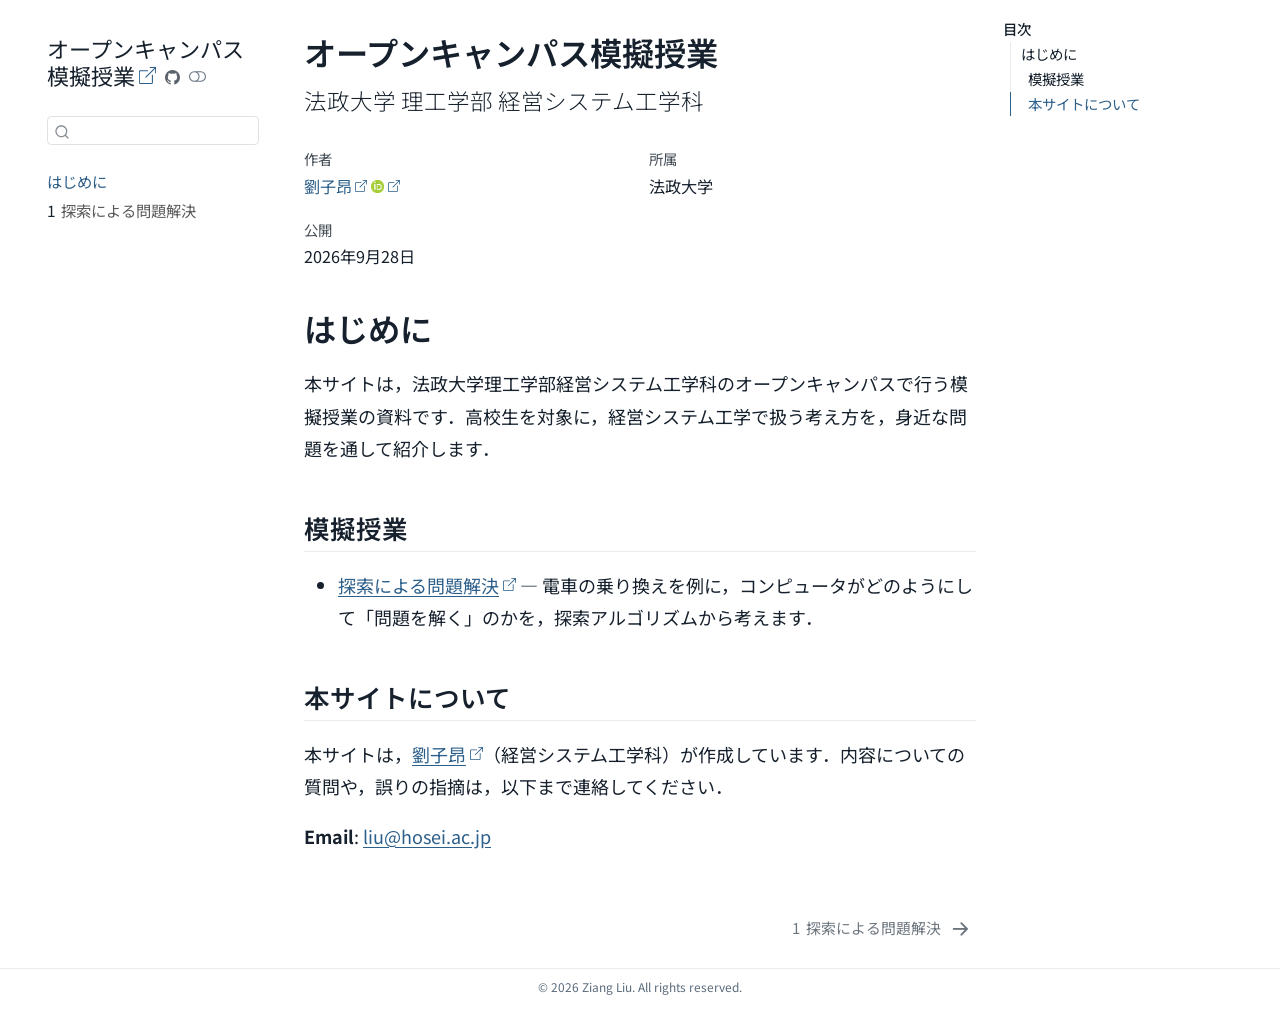
<file: index.html>
<!DOCTYPE html>
<html xmlns="http://www.w3.org/1999/xhtml" lang="ja" xml:lang="ja"><head>

<meta charset="utf-8">
<meta name="generator" content="quarto-1.9.38">

<meta name="viewport" content="width=device-width, initial-scale=1.0, user-scalable=yes">

<meta name="author" content="劉子昂">

<title>オープンキャンパス模擬授業</title>
<style>
/* Default styles provided by pandoc.
** See https://pandoc.org/MANUAL.html#variables-for-html for config info.
*/
code{white-space: pre-wrap;}
span.smallcaps{font-variant: small-caps;}
div.columns{display: flex; gap: min(4vw, 1.5em);}
div.column{flex: auto; overflow-x: auto;}
div.hanging-indent{margin-left: 1.5em; text-indent: -1.5em;}
ul.task-list{list-style: none;}
ul.task-list li input[type="checkbox"] {
  width: 0.8em;
  margin: 0 0.8em 0.2em -1em; /* quarto-specific, see https://github.com/quarto-dev/quarto-cli/issues/4556 */ 
  vertical-align: middle;
}
</style>


<script src="site_libs/quarto-nav/quarto-nav.js"></script>
<script src="site_libs/quarto-nav/headroom.min.js"></script>
<script src="site_libs/clipboard/clipboard.min.js"></script>
<script src="site_libs/quarto-search/autocomplete.umd.js"></script>
<script src="site_libs/quarto-search/fuse.min.js"></script>
<script src="site_libs/quarto-search/quarto-search.js"></script>
<meta name="quarto:offset" content="./">
<link href="./search.html" rel="next">
<script src="site_libs/quarto-html/quarto.js" type="module"></script>
<script src="site_libs/quarto-html/tabsets/tabsets.js" type="module"></script>
<script src="site_libs/quarto-html/popper.min.js"></script>
<script src="site_libs/quarto-html/tippy.umd.min.js"></script>
<script src="site_libs/quarto-html/anchor.min.js"></script>
<link href="site_libs/quarto-html/tippy.css" rel="stylesheet">
<link href="site_libs/quarto-html/quarto-syntax-highlighting-6a50bd621f08fdc5c26e43d254df0a90.css" rel="stylesheet" class="quarto-color-scheme" id="quarto-text-highlighting-styles">
<link href="site_libs/quarto-html/quarto-syntax-highlighting-dark-9bfc61b20ce54e18ae6b25bf56d136e1.css" rel="stylesheet" class="quarto-color-scheme quarto-color-alternate" id="quarto-text-highlighting-styles">
<link href="site_libs/quarto-html/quarto-syntax-highlighting-6a50bd621f08fdc5c26e43d254df0a90.css" rel="stylesheet" class="quarto-color-scheme-extra" id="quarto-text-highlighting-styles">
<script src="site_libs/bootstrap/bootstrap.min.js"></script>
<link href="site_libs/bootstrap/bootstrap-icons.css" rel="stylesheet">
<link href="site_libs/bootstrap/bootstrap-d56d08103422ad735ee87e14ffbc0d12.min.css" rel="stylesheet" append-hash="true" class="quarto-color-scheme" id="quarto-bootstrap" data-mode="light">
<link href="site_libs/bootstrap/bootstrap-dark-d3b6072a4ea4c4302c7e3843eefcf256.min.css" rel="stylesheet" append-hash="true" class="quarto-color-scheme quarto-color-alternate" id="quarto-bootstrap" data-mode="dark">
<link href="site_libs/bootstrap/bootstrap-d56d08103422ad735ee87e14ffbc0d12.min.css" rel="stylesheet" append-hash="true" class="quarto-color-scheme-extra" id="quarto-bootstrap" data-mode="light">
<script id="quarto-search-options" type="application/json">{
  "location": "sidebar",
  "copy-button": false,
  "collapse-after": 3,
  "panel-placement": "start",
  "type": "textbox",
  "limit": 50,
  "keyboard-shortcut": [
    "f",
    "/",
    "s"
  ],
  "show-item-context": false,
  "language": {
    "search-no-results-text": "一致なし",
    "search-matching-documents-text": "一致した文書",
    "search-copy-link-title": "検索へのリンクをコピー",
    "search-hide-matches-text": "追加の検索結果を非表示",
    "search-more-match-text": "追加の検索結果",
    "search-more-matches-text": "追加の検索結果",
    "search-clear-button-title": "消去",
    "search-text-placeholder": "",
    "search-detached-cancel-button-title": "取消",
    "search-submit-button-title": "検索",
    "search-label": "サーチ"
  }
}</script>
<style>html{ scroll-behavior: smooth; }</style>


<meta name="twitter:title" content="オープンキャンパス模擬授業">
<meta name="twitter:description" content="法政大学 理工学部 経営システム工学科">
<meta name="twitter:image" content="https://zi-ang-liu.github.io/jb-open-campus/[data-uri]">
<meta name="twitter:card" content="summary_large_image">
</head>

<body class="nav-sidebar floating quarto-light"><script id="quarto-html-before-body" type="application/javascript">
    const toggleBodyColorMode = (bsSheetEl) => {
      const mode = bsSheetEl.getAttribute("data-mode");
      const bodyEl = window.document.querySelector("body");
      if (mode === "dark") {
        bodyEl.classList.add("quarto-dark");
        bodyEl.classList.remove("quarto-light");
      } else {
        bodyEl.classList.add("quarto-light");
        bodyEl.classList.remove("quarto-dark");
      }
    }
    const toggleBodyColorPrimary = () => {
      const bsSheetEl = window.document.querySelector("link#quarto-bootstrap:not([rel=disabled-stylesheet])");
      if (bsSheetEl) {
        toggleBodyColorMode(bsSheetEl);
      }
    }
    const setColorSchemeToggle = (alternate) => {
      const toggles = window.document.querySelectorAll('.quarto-color-scheme-toggle');
      for (let i=0; i < toggles.length; i++) {
        const toggle = toggles[i];
        if (toggle) {
          if (alternate) {
            toggle.classList.add("alternate");
          } else {
            toggle.classList.remove("alternate");
          }
        }
      }
    };
    const toggleColorMode = (alternate) => {
      // Switch the stylesheets
      const primaryStylesheets = window.document.querySelectorAll('link.quarto-color-scheme:not(.quarto-color-alternate)');
      const alternateStylesheets = window.document.querySelectorAll('link.quarto-color-scheme.quarto-color-alternate');
      manageTransitions('#quarto-margin-sidebar .nav-link', false);
      if (alternate) {
        // note: dark is layered on light, we don't disable primary!
        enableStylesheet(alternateStylesheets);
        for (const sheetNode of alternateStylesheets) {
          if (sheetNode.id === "quarto-bootstrap") {
            toggleBodyColorMode(sheetNode);
          }
        }
      } else {
        disableStylesheet(alternateStylesheets);
        enableStylesheet(primaryStylesheets)
        toggleBodyColorPrimary();
      }
      manageTransitions('#quarto-margin-sidebar .nav-link', true);
      // Switch the toggles
      setColorSchemeToggle(alternate)
      // Hack to workaround the fact that safari doesn't
      // properly recolor the scrollbar when toggling (#1455)
      if (navigator.userAgent.indexOf('Safari') > 0 && navigator.userAgent.indexOf('Chrome') == -1) {
        manageTransitions("body", false);
        window.scrollTo(0, 1);
        setTimeout(() => {
          window.scrollTo(0, 0);
          manageTransitions("body", true);
        }, 40);
      }
    }
    const disableStylesheet = (stylesheets) => {
      for (let i=0; i < stylesheets.length; i++) {
        const stylesheet = stylesheets[i];
        stylesheet.rel = 'disabled-stylesheet';
      }
    }
    const enableStylesheet = (stylesheets) => {
      for (let i=0; i < stylesheets.length; i++) {
        const stylesheet = stylesheets[i];
        if(stylesheet.rel !== 'stylesheet') { // for Chrome, which will still FOUC without this check
          stylesheet.rel = 'stylesheet';
        }
      }
    }
    const manageTransitions = (selector, allowTransitions) => {
      const els = window.document.querySelectorAll(selector);
      for (let i=0; i < els.length; i++) {
        const el = els[i];
        if (allowTransitions) {
          el.classList.remove('notransition');
        } else {
          el.classList.add('notransition');
        }
      }
    }
    const isFileUrl = () => {
      return window.location.protocol === 'file:';
    }
    const hasAlternateSentinel = () => {
      let styleSentinel = getColorSchemeSentinel();
      if (styleSentinel !== null) {
        return styleSentinel === "alternate";
      } else {
        return false;
      }
    }
    const setStyleSentinel = (alternate) => {
      const value = alternate ? "alternate" : "default";
      if (!isFileUrl()) {
        window.localStorage.setItem("quarto-color-scheme", value);
      } else {
        localAlternateSentinel = value;
      }
    }
    const getColorSchemeSentinel = () => {
      if (!isFileUrl()) {
        const storageValue = window.localStorage.getItem("quarto-color-scheme");
        return storageValue != null ? storageValue : localAlternateSentinel;
      } else {
        return localAlternateSentinel;
      }
    }
    const toggleGiscusIfUsed = (isAlternate, darkModeDefault) => {
      const baseTheme = document.querySelector('#giscus-base-theme')?.value ?? 'light';
      const alternateTheme = document.querySelector('#giscus-alt-theme')?.value ?? 'dark';
      let newTheme = '';
      if(authorPrefersDark) {
        newTheme = isAlternate ? baseTheme : alternateTheme;
      } else {
        newTheme = isAlternate ? alternateTheme : baseTheme;
      }
      const changeGiscusTheme = () => {
        // From: https://github.com/giscus/giscus/issues/336
        const sendMessage = (message) => {
          const iframe = document.querySelector('iframe.giscus-frame');
          if (!iframe) return;
          iframe.contentWindow.postMessage({ giscus: message }, 'https://giscus.app');
        }
        sendMessage({
          setConfig: {
            theme: newTheme
          }
        });
      }
      const isGiscussLoaded = window.document.querySelector('iframe.giscus-frame') !== null;
      if (isGiscussLoaded) {
        changeGiscusTheme();
      }
    };
    const authorPrefersDark = false;
    const darkModeDefault = authorPrefersDark;
      document.querySelector('link#quarto-text-highlighting-styles.quarto-color-scheme-extra').rel = 'disabled-stylesheet';
      document.querySelector('link#quarto-bootstrap.quarto-color-scheme-extra').rel = 'disabled-stylesheet';
    let localAlternateSentinel = darkModeDefault ? 'alternate' : 'default';
    // Dark / light mode switch
    window.quartoToggleColorScheme = () => {
      // Read the current dark / light value
      let toAlternate = !hasAlternateSentinel();
      toggleColorMode(toAlternate);
      setStyleSentinel(toAlternate);
      toggleGiscusIfUsed(toAlternate, darkModeDefault);
      window.dispatchEvent(new Event('resize'));
    };
    // Switch to dark mode if need be
    if (hasAlternateSentinel()) {
      toggleColorMode(true);
    } else {
      toggleColorMode(false);
    }
  </script>

<div id="quarto-search-results"></div>
  <header id="quarto-header" class="headroom fixed-top">
  <nav class="quarto-secondary-nav">
    <div class="container-fluid d-flex">
      <button type="button" class="quarto-btn-toggle btn" data-bs-toggle="collapse" role="button" data-bs-target=".quarto-sidebar-collapse-item" aria-controls="quarto-sidebar" aria-expanded="false" aria-label="サイドバーを切り替える" onclick="if (window.quartoToggleHeadroom) { window.quartoToggleHeadroom(); }">
        <i class="bi bi-layout-text-sidebar-reverse"></i>
      </button>
        <nav class="quarto-page-breadcrumbs" aria-label="breadcrumb"><ol class="breadcrumb"><li class="breadcrumb-item"><a href="./index.html">はじめに</a></li></ol></nav>
        <a class="flex-grow-1" role="navigation" data-bs-toggle="collapse" data-bs-target=".quarto-sidebar-collapse-item" aria-controls="quarto-sidebar" aria-expanded="false" aria-label="サイドバーを切り替える" onclick="if (window.quartoToggleHeadroom) { window.quartoToggleHeadroom(); }">      
        </a>
      <button type="button" class="btn quarto-search-button" aria-label="サーチ" onclick="window.quartoOpenSearch();">
        <i class="bi bi-search"></i>
      </button>
    </div>
  </nav>
</header>
<!-- content -->
<div id="quarto-content" class="quarto-container page-columns page-rows-contents page-layout-article">
<!-- sidebar -->
  <nav id="quarto-sidebar" class="sidebar collapse collapse-horizontal quarto-sidebar-collapse-item sidebar-navigation floating overflow-auto">
    <div class="pt-lg-2 mt-2 text-left sidebar-header">
    <div class="sidebar-title mb-0 py-0">
      <a href="./">オープンキャンパス模擬授業</a> 
        <div class="sidebar-tools-main">
    <a href="https://github.com/zi-ang-liu/jb-open-campus" title="ソースコード" class="quarto-navigation-tool px-1" aria-label="ソースコード"><i class="bi bi-github"></i></a>
  <a href="" class="quarto-color-scheme-toggle quarto-navigation-tool  px-1" onclick="window.quartoToggleColorScheme(); return false;" title="ダークモードの切り替え"><i class="bi"></i></a>
</div>
    </div>
      </div>
        <div class="mt-2 flex-shrink-0 align-items-center">
        <div class="sidebar-search">
        <div id="quarto-search" class="" title="サーチ"></div>
        </div>
        </div>
    <div class="sidebar-menu-container"> 
    <ul class="list-unstyled mt-1">
        <li class="sidebar-item">
  <div class="sidebar-item-container"> 
  <a href="./index.html" class="sidebar-item-text sidebar-link active">
 <span class="menu-text">はじめに</span></a>
  </div>
</li>
        <li class="sidebar-item">
  <div class="sidebar-item-container"> 
  <a href="./search.html" class="sidebar-item-text sidebar-link">
 <span class="menu-text"><span class="chapter-number">1</span>&nbsp; <span class="chapter-title">探索による問題解決</span></span></a>
  </div>
</li>
    </ul>
    </div>
</nav>
<div id="quarto-sidebar-glass" class="quarto-sidebar-collapse-item" data-bs-toggle="collapse" data-bs-target=".quarto-sidebar-collapse-item"></div>
<!-- margin-sidebar -->
    <div id="quarto-margin-sidebar" class="sidebar margin-sidebar">
        <nav id="TOC" role="doc-toc" class="toc-active">
    <h2 id="toc-title">目次</h2>
   
  <ul>
  <li><a href="#はじめに" id="toc-はじめに" class="nav-link active" data-scroll-target="#はじめに">はじめに</a>
  <ul class="collapse">
  <li><a href="#模擬授業" id="toc-模擬授業" class="nav-link" data-scroll-target="#模擬授業">模擬授業</a></li>
  <li><a href="#本サイトについて" id="toc-本サイトについて" class="nav-link" data-scroll-target="#本サイトについて">本サイトについて</a></li>
  </ul></li>
  </ul>
</nav>
    </div>
<!-- main -->
<main class="content" id="quarto-document-content">


<header id="title-block-header" class="quarto-title-block default">
<div class="quarto-title">
<h1 class="title">オープンキャンパス模擬授業</h1>
<p class="subtitle lead">法政大学 理工学部 経営システム工学科</p>
</div>


<div class="quarto-title-meta-author">
  <div class="quarto-title-meta-heading">作者</div>
  <div class="quarto-title-meta-heading">所属</div>
  
    <div class="quarto-title-meta-contents">
    <p class="author"><a href="https://zi-ang-liu.github.io">劉子昂</a> <a href="https://orcid.org/0000-0002-1364-3502" class="quarto-title-author-orcid"> <img src="[data-uri]"></a></p>
  </div>
  <div class="quarto-title-meta-contents">
        <p class="affiliation">
            法政大学
          </p>
      </div>
  </div>

<div class="quarto-title-meta">

      
    <div>
    <div class="quarto-title-meta-heading">公開</div>
    <div class="quarto-title-meta-contents">
      <p class="date">2026年9月28日</p>
    </div>
  </div>
  
    
  </div>
  


</header>


<section id="はじめに" class="level1 unnumbered">
<h1 class="unnumbered">はじめに</h1>
<p>本サイトは，法政大学理工学部経営システム工学科のオープンキャンパスで行う模擬授業の資料です．高校生を対象に，経営システム工学で扱う考え方を，身近な問題を通して紹介します．</p>
<section id="模擬授業" class="level2">
<h2 class="anchored" data-anchor-id="模擬授業">模擬授業</h2>
<ul>
<li><a href="./search.html">探索による問題解決</a> — 電車の乗り換えを例に，コンピュータがどのようにして「問題を解く」のかを，探索アルゴリズムから考えます．</li>
</ul>
</section>
<section id="本サイトについて" class="level2">
<h2 class="anchored" data-anchor-id="本サイトについて">本サイトについて</h2>
<p>本サイトは，<a href="https://zi-ang-liu.github.io/">劉子昂</a>（経営システム工学科）が作成しています．内容についての質問や，誤りの指摘は，以下まで連絡してください．</p>
<p><strong>Email</strong>: <a href="mailto:liu@hosei.ac.jp">liu@hosei.ac.jp</a></p>


</section>
</section>

</main> <!-- /main -->
<script id="quarto-html-after-body" type="application/javascript">
  window.document.addEventListener("DOMContentLoaded", function (event) {
    // Ensure there is a toggle, if there isn't float one in the top right
    if (window.document.querySelector('.quarto-color-scheme-toggle') === null) {
      const a = window.document.createElement('a');
      a.classList.add('top-right');
      a.classList.add('quarto-color-scheme-toggle');
      a.href = "";
      a.onclick = function() { try { window.quartoToggleColorScheme(); } catch {} return false; };
      const i = window.document.createElement("i");
      i.classList.add('bi');
      a.appendChild(i);
      window.document.body.appendChild(a);
    }
    setColorSchemeToggle(hasAlternateSentinel())
    const icon = "";
    const anchorJS = new window.AnchorJS();
    anchorJS.options = {
      placement: 'right',
      icon: icon
    };
    anchorJS.add('.anchored');
    const isCodeAnnotation = (el) => {
      for (const clz of el.classList) {
        if (clz.startsWith('code-annotation-')) {                     
          return true;
        }
      }
      return false;
    }
    const onCopySuccess = function(e) {
      // button target
      const button = e.trigger;
      // don't keep focus
      button.blur();
      // flash "checked"
      button.classList.add('code-copy-button-checked');
      var currentTitle = button.getAttribute("title");
      button.setAttribute("title", "コピーしました");
      let tooltip;
      if (window.bootstrap) {
        button.setAttribute("data-bs-toggle", "tooltip");
        button.setAttribute("data-bs-placement", "left");
        button.setAttribute("data-bs-title", "コピーしました");
        tooltip = new bootstrap.Tooltip(button, 
          { trigger: "manual", 
            customClass: "code-copy-button-tooltip",
            offset: [0, -8]});
        tooltip.show();    
      }
      setTimeout(function() {
        if (tooltip) {
          tooltip.hide();
          button.removeAttribute("data-bs-title");
          button.removeAttribute("data-bs-toggle");
          button.removeAttribute("data-bs-placement");
        }
        button.setAttribute("title", currentTitle);
        button.classList.remove('code-copy-button-checked');
      }, 1000);
      // clear code selection
      e.clearSelection();
    }
    const getTextToCopy = function(trigger) {
      const outerScaffold = trigger.parentElement.cloneNode(true);
      const codeEl = outerScaffold.querySelector('code');
      for (const childEl of codeEl.children) {
        if (isCodeAnnotation(childEl)) {
          childEl.remove();
        }
      }
      return codeEl.innerText;
    }
    const clipboard = new window.ClipboardJS('.code-copy-button:not([data-in-quarto-modal])', {
      text: getTextToCopy
    });
    clipboard.on('success', onCopySuccess);
    if (window.document.getElementById('quarto-embedded-source-code-modal')) {
      const clipboardModal = new window.ClipboardJS('.code-copy-button[data-in-quarto-modal]', {
        text: getTextToCopy,
        container: window.document.getElementById('quarto-embedded-source-code-modal')
      });
      clipboardModal.on('success', onCopySuccess);
    }
      var localhostRegex = new RegExp(/^(?:http|https):\/\/localhost\:?[0-9]*\//);
      var mailtoRegex = new RegExp(/^mailto:/);
        var filterRegex = new RegExp("https:\/\/zi-ang-liu\.github\.io\/jb-open-campus\/");
      var isInternal = (href) => {
          return filterRegex.test(href) || localhostRegex.test(href) || mailtoRegex.test(href);
      }
      // Inspect non-navigation links and adorn them if external
     var links = window.document.querySelectorAll('a[href]:not(.nav-link):not(.navbar-brand):not(.toc-action):not(.sidebar-link):not(.sidebar-item-toggle):not(.pagination-link):not(.no-external):not([aria-hidden]):not(.dropdown-item):not(.quarto-navigation-tool):not(.about-link)');
      for (var i=0; i<links.length; i++) {
        const link = links[i];
        if (!isInternal(link.href)) {
          // undo the damage that might have been done by quarto-nav.js in the case of
          // links that we want to consider external
          if (link.dataset.originalHref !== undefined) {
            link.href = link.dataset.originalHref;
          }
            // target, if specified
            link.setAttribute("target", "_blank");
            if (link.getAttribute("rel") === null) {
              link.setAttribute("rel", "noopener");
            }
            // default icon
            link.classList.add("external");
        }
      }
    function tippyHover(el, contentFn, onTriggerFn, onUntriggerFn) {
      const config = {
        allowHTML: true,
        maxWidth: 500,
        delay: 100,
        arrow: false,
        appendTo: function(el) {
            return el.parentElement;
        },
        interactive: true,
        interactiveBorder: 10,
        theme: 'quarto',
        placement: 'bottom-start',
      };
      if (contentFn) {
        config.content = contentFn;
      }
      if (onTriggerFn) {
        config.onTrigger = onTriggerFn;
      }
      if (onUntriggerFn) {
        config.onUntrigger = onUntriggerFn;
      }
      window.tippy(el, config); 
    }
    const noterefs = window.document.querySelectorAll('a[role="doc-noteref"]');
    for (var i=0; i<noterefs.length; i++) {
      const ref = noterefs[i];
      tippyHover(ref, function() {
        // use id or data attribute instead here
        let href = ref.getAttribute('data-footnote-href') || ref.getAttribute('href');
        try { href = new URL(href).hash; } catch {}
        const id = href.replace(/^#\/?/, "");
        const note = window.document.getElementById(id);
        if (note) {
          return note.innerHTML;
        } else {
          return "";
        }
      });
    }
    const xrefs = window.document.querySelectorAll('a.quarto-xref');
    const processXRef = (id, note) => {
      // Strip column container classes
      const stripColumnClz = (el) => {
        el.classList.remove("page-full", "page-columns");
        if (el.children) {
          for (const child of el.children) {
            stripColumnClz(child);
          }
        }
      }
      stripColumnClz(note)
      if (id === null || id.startsWith('sec-')) {
        // Special case sections, only their first couple elements
        const container = document.createElement("div");
        if (note.children && note.children.length > 2) {
          container.appendChild(note.children[0].cloneNode(true));
          for (let i = 1; i < note.children.length; i++) {
            const child = note.children[i];
            if (child.tagName === "P" && child.innerText === "") {
              continue;
            } else {
              container.appendChild(child.cloneNode(true));
              break;
            }
          }
          if (window.Quarto?.typesetMath) {
            window.Quarto.typesetMath(container);
          }
          return container.innerHTML
        } else {
          if (window.Quarto?.typesetMath) {
            window.Quarto.typesetMath(note);
          }
          return note.innerHTML;
        }
      } else {
        // Remove any anchor links if they are present
        const anchorLink = note.querySelector('a.anchorjs-link');
        if (anchorLink) {
          anchorLink.remove();
        }
        if (window.Quarto?.typesetMath) {
          window.Quarto.typesetMath(note);
        }
        if (note.classList.contains("callout")) {
          return note.outerHTML;
        } else {
          return note.innerHTML;
        }
      }
    }
    for (var i=0; i<xrefs.length; i++) {
      const xref = xrefs[i];
      tippyHover(xref, undefined, function(instance) {
        instance.disable();
        let url = xref.getAttribute('href');
        let hash = undefined; 
        if (url.startsWith('#')) {
          hash = url;
        } else {
          try { hash = new URL(url).hash; } catch {}
        }
        if (hash) {
          const id = hash.replace(/^#\/?/, "");
          const note = window.document.getElementById(id);
          if (note !== null) {
            try {
              const html = processXRef(id, note.cloneNode(true));
              instance.setContent(html);
            } finally {
              instance.enable();
              instance.show();
            }
          } else {
            // See if we can fetch this
            fetch(url.split('#')[0])
            .then(res => res.text())
            .then(html => {
              const parser = new DOMParser();
              const htmlDoc = parser.parseFromString(html, "text/html");
              const note = htmlDoc.getElementById(id);
              if (note !== null) {
                const html = processXRef(id, note);
                instance.setContent(html);
              } 
            }).finally(() => {
              instance.enable();
              instance.show();
            });
          }
        } else {
          // See if we can fetch a full url (with no hash to target)
          // This is a special case and we should probably do some content thinning / targeting
          fetch(url)
          .then(res => res.text())
          .then(html => {
            const parser = new DOMParser();
            const htmlDoc = parser.parseFromString(html, "text/html");
            const note = htmlDoc.querySelector('main.content');
            if (note !== null) {
              // This should only happen for chapter cross references
              // (since there is no id in the URL)
              // remove the first header
              if (note.children.length > 0 && note.children[0].tagName === "HEADER") {
                note.children[0].remove();
              }
              const html = processXRef(null, note);
              instance.setContent(html);
            } 
          }).finally(() => {
            instance.enable();
            instance.show();
          });
        }
      }, function(instance) {
      });
    }
        let selectedAnnoteEl;
        const selectorForAnnotation = ( cell, annotation) => {
          let cellAttr = 'data-code-cell="' + cell + '"';
          let lineAttr = 'data-code-annotation="' +  annotation + '"';
          const selector = 'span[' + cellAttr + '][' + lineAttr + ']';
          return selector;
        }
        const selectCodeLines = (annoteEl) => {
          const doc = window.document;
          const targetCell = annoteEl.getAttribute("data-target-cell");
          const targetAnnotation = annoteEl.getAttribute("data-target-annotation");
          const annoteSpan = window.document.querySelector(selectorForAnnotation(targetCell, targetAnnotation));
          const lines = annoteSpan.getAttribute("data-code-lines").split(",");
          const lineIds = lines.map((line) => {
            return targetCell + "-" + line;
          })
          let top = null;
          let height = null;
          let parent = null;
          if (lineIds.length > 0) {
              //compute the position of the single el (top and bottom and make a div)
              const el = window.document.getElementById(lineIds[0]);
              top = el.offsetTop;
              height = el.offsetHeight;
              parent = el.parentElement.parentElement;
            if (lineIds.length > 1) {
              const lastEl = window.document.getElementById(lineIds[lineIds.length - 1]);
              const bottom = lastEl.offsetTop + lastEl.offsetHeight;
              height = bottom - top;
            }
            if (top !== null && height !== null && parent !== null) {
              // cook up a div (if necessary) and position it 
              let div = window.document.getElementById("code-annotation-line-highlight");
              if (div === null) {
                div = window.document.createElement("div");
                div.setAttribute("id", "code-annotation-line-highlight");
                div.style.position = 'absolute';
                parent.appendChild(div);
              }
              div.style.top = top - 2 + "px";
              div.style.height = height + 4 + "px";
              div.style.left = 0;
              let gutterDiv = window.document.getElementById("code-annotation-line-highlight-gutter");
              if (gutterDiv === null) {
                gutterDiv = window.document.createElement("div");
                gutterDiv.setAttribute("id", "code-annotation-line-highlight-gutter");
                gutterDiv.style.position = 'absolute';
                const codeCell = window.document.getElementById(targetCell);
                const gutter = codeCell.querySelector('.code-annotation-gutter');
                gutter.appendChild(gutterDiv);
              }
              gutterDiv.style.top = top - 2 + "px";
              gutterDiv.style.height = height + 4 + "px";
            }
            selectedAnnoteEl = annoteEl;
          }
        };
        const unselectCodeLines = () => {
          const elementsIds = ["code-annotation-line-highlight", "code-annotation-line-highlight-gutter"];
          elementsIds.forEach((elId) => {
            const div = window.document.getElementById(elId);
            if (div) {
              div.remove();
            }
          });
          selectedAnnoteEl = undefined;
        };
          // Handle positioning of the toggle
      window.addEventListener(
        "resize",
        throttle(() => {
          elRect = undefined;
          if (selectedAnnoteEl) {
            selectCodeLines(selectedAnnoteEl);
          }
        }, 10)
      );
      function throttle(fn, ms) {
      let throttle = false;
      let timer;
        return (...args) => {
          if(!throttle) { // first call gets through
              fn.apply(this, args);
              throttle = true;
          } else { // all the others get throttled
              if(timer) clearTimeout(timer); // cancel #2
              timer = setTimeout(() => {
                fn.apply(this, args);
                timer = throttle = false;
              }, ms);
          }
        };
      }
        // Attach click handler to the DT
        const annoteDls = window.document.querySelectorAll('dt[data-target-cell]');
        for (const annoteDlNode of annoteDls) {
          annoteDlNode.addEventListener('click', (event) => {
            const clickedEl = event.target;
            if (clickedEl !== selectedAnnoteEl) {
              unselectCodeLines();
              const activeEl = window.document.querySelector('dt[data-target-cell].code-annotation-active');
              if (activeEl) {
                activeEl.classList.remove('code-annotation-active');
              }
              selectCodeLines(clickedEl);
              clickedEl.classList.add('code-annotation-active');
            } else {
              // Unselect the line
              unselectCodeLines();
              clickedEl.classList.remove('code-annotation-active');
            }
          });
        }
    const findCites = (el) => {
      const parentEl = el.parentElement;
      if (parentEl) {
        const cites = parentEl.dataset.cites;
        if (cites) {
          return {
            el,
            cites: cites.split(' ')
          };
        } else {
          return findCites(el.parentElement)
        }
      } else {
        return undefined;
      }
    };
    var bibliorefs = window.document.querySelectorAll('a[role="doc-biblioref"]');
    for (var i=0; i<bibliorefs.length; i++) {
      const ref = bibliorefs[i];
      const citeInfo = findCites(ref);
      if (citeInfo) {
        tippyHover(citeInfo.el, function() {
          var popup = window.document.createElement('div');
          citeInfo.cites.forEach(function(cite) {
            var citeDiv = window.document.createElement('div');
            citeDiv.classList.add('hanging-indent');
            citeDiv.classList.add('csl-entry');
            var biblioDiv = window.document.getElementById('ref-' + cite);
            if (biblioDiv) {
              citeDiv.innerHTML = biblioDiv.innerHTML;
            }
            popup.appendChild(citeDiv);
          });
          return popup.innerHTML;
        });
      }
    }
  });
  </script>
<nav class="page-navigation">
  <div class="nav-page nav-page-previous">
  </div>
  <div class="nav-page nav-page-next">
      <a href="./search.html" class="pagination-link" aria-label="探索による問題解決">
        <span class="nav-page-text"><span class="chapter-number">1</span>&nbsp; <span class="chapter-title">探索による問題解決</span></span> <i class="bi bi-arrow-right-short"></i>
      </a>
  </div>
</nav>
</div> <!-- /content -->
<footer class="footer">
  <div class="nav-footer">
    <div class="nav-footer-left">
      &nbsp;
    </div>   
    <div class="nav-footer-center">
<p>© 2026 Ziang Liu. All rights reserved.</p>
</div>
    <div class="nav-footer-right">
      &nbsp;
    </div>
  </div>
</footer>




<script src="site_libs/quarto-html/zenscroll-min.js"></script>
</body></html>
</file>
<file: site_libs/quarto-html/tippy.css>
.tippy-box[data-animation=fade][data-state=hidden]{opacity:0}[data-tippy-root]{max-width:calc(100vw - 10px)}.tippy-box{position:relative;background-color:#333;color:#fff;border-radius:4px;font-size:14px;line-height:1.4;white-space:normal;outline:0;transition-property:transform,visibility,opacity}.tippy-box[data-placement^=top]>.tippy-arrow{bottom:0}.tippy-box[data-placement^=top]>.tippy-arrow:before{bottom:-7px;left:0;border-width:8px 8px 0;border-top-color:initial;transform-origin:center top}.tippy-box[data-placement^=bottom]>.tippy-arrow{top:0}.tippy-box[data-placement^=bottom]>.tippy-arrow:before{top:-7px;left:0;border-width:0 8px 8px;border-bottom-color:initial;transform-origin:center bottom}.tippy-box[data-placement^=left]>.tippy-arrow{right:0}.tippy-box[data-placement^=left]>.tippy-arrow:before{border-width:8px 0 8px 8px;border-left-color:initial;right:-7px;transform-origin:center left}.tippy-box[data-placement^=right]>.tippy-arrow{left:0}.tippy-box[data-placement^=right]>.tippy-arrow:before{left:-7px;border-width:8px 8px 8px 0;border-right-color:initial;transform-origin:center right}.tippy-box[data-inertia][data-state=visible]{transition-timing-function:cubic-bezier(.54,1.5,.38,1.11)}.tippy-arrow{width:16px;height:16px;color:#333}.tippy-arrow:before{content:"";position:absolute;border-color:transparent;border-style:solid}.tippy-content{position:relative;padding:5px 9px;z-index:1}
</file>
<file: site_libs/quarto-html/quarto-syntax-highlighting-6a50bd621f08fdc5c26e43d254df0a90.css>
/* quarto syntax highlight colors */
:root {
  --quarto-hl-ot-color: #003B4F;
  --quarto-hl-at-color: #657422;
  --quarto-hl-ss-color: #20794D;
  --quarto-hl-an-color: #5E5E5E;
  --quarto-hl-fu-color: #4758AB;
  --quarto-hl-st-color: #20794D;
  --quarto-hl-cf-color: #003B4F;
  --quarto-hl-op-color: #5E5E5E;
  --quarto-hl-er-color: #AD0000;
  --quarto-hl-bn-color: #AD0000;
  --quarto-hl-al-color: #AD0000;
  --quarto-hl-va-color: #111111;
  --quarto-hl-bu-color: inherit;
  --quarto-hl-ex-color: inherit;
  --quarto-hl-pp-color: #AD0000;
  --quarto-hl-in-color: #5E5E5E;
  --quarto-hl-vs-color: #20794D;
  --quarto-hl-wa-color: #5E5E5E;
  --quarto-hl-do-color: #5E5E5E;
  --quarto-hl-im-color: #00769E;
  --quarto-hl-ch-color: #20794D;
  --quarto-hl-dt-color: #AD0000;
  --quarto-hl-fl-color: #AD0000;
  --quarto-hl-co-color: #5E5E5E;
  --quarto-hl-cv-color: #5E5E5E;
  --quarto-hl-cn-color: #8f5902;
  --quarto-hl-sc-color: #5E5E5E;
  --quarto-hl-dv-color: #AD0000;
  --quarto-hl-kw-color: #003B4F;
}

/* other quarto variables */
:root {
  --quarto-font-monospace: JetBrains Mono;
}

/* syntax highlight based on Pandoc's rules */
pre > code.sourceCode > span {
  color: #003B4F;
}

code.sourceCode > span {
  color: #003B4F;
}

div.sourceCode,
div.sourceCode pre.sourceCode {
  color: #003B4F;
}

/* Normal */
code span {
  color: #003B4F;
}

/* Alert */
code span.al {
  color: #AD0000;
  font-style: inherit;
}

/* Annotation */
code span.an {
  color: #5E5E5E;
  font-style: inherit;
}

/* Attribute */
code span.at {
  color: #657422;
  font-style: inherit;
}

/* BaseN */
code span.bn {
  color: #AD0000;
  font-style: inherit;
}

/* BuiltIn */
code span.bu {
  font-style: inherit;
}

/* ControlFlow */
code span.cf {
  color: #003B4F;
  font-weight: bold;
  font-style: inherit;
}

/* Char */
code span.ch {
  color: #20794D;
  font-style: inherit;
}

/* Constant */
code span.cn {
  color: #8f5902;
  font-style: inherit;
}

/* Comment */
code span.co {
  color: #5E5E5E;
  font-style: inherit;
}

/* CommentVar */
code span.cv {
  color: #5E5E5E;
  font-style: italic;
}

/* Documentation */
code span.do {
  color: #5E5E5E;
  font-style: italic;
}

/* DataType */
code span.dt {
  color: #AD0000;
  font-style: inherit;
}

/* DecVal */
code span.dv {
  color: #AD0000;
  font-style: inherit;
}

/* Error */
code span.er {
  color: #AD0000;
  font-style: inherit;
}

/* Extension */
code span.ex {
  font-style: inherit;
}

/* Float */
code span.fl {
  color: #AD0000;
  font-style: inherit;
}

/* Function */
code span.fu {
  color: #4758AB;
  font-style: inherit;
}

/* Import */
code span.im {
  color: #00769E;
  font-style: inherit;
}

/* Information */
code span.in {
  color: #5E5E5E;
  font-style: inherit;
}

/* Keyword */
code span.kw {
  color: #003B4F;
  font-weight: bold;
  font-style: inherit;
}

/* Operator */
code span.op {
  color: #5E5E5E;
  font-style: inherit;
}

/* Other */
code span.ot {
  color: #003B4F;
  font-style: inherit;
}

/* Preprocessor */
code span.pp {
  color: #AD0000;
  font-style: inherit;
}

/* SpecialChar */
code span.sc {
  color: #5E5E5E;
  font-style: inherit;
}

/* SpecialString */
code span.ss {
  color: #20794D;
  font-style: inherit;
}

/* String */
code span.st {
  color: #20794D;
  font-style: inherit;
}

/* Variable */
code span.va {
  color: #111111;
  font-style: inherit;
}

/* VerbatimString */
code span.vs {
  color: #20794D;
  font-style: inherit;
}

/* Warning */
code span.wa {
  color: #5E5E5E;
  font-style: italic;
}

.prevent-inlining {
  content: "</";
}

/*# sourceMappingURL=578e078b04c633f505ec7d1e5e16062d.css.map */
</file>
<file: site_libs/quarto-html/quarto-syntax-highlighting-dark-9bfc61b20ce54e18ae6b25bf56d136e1.css>
/* quarto syntax highlight colors */
:root {
  --quarto-hl-al-color: #f07178;
  --quarto-hl-an-color: #d4d0ab;
  --quarto-hl-at-color: #00e0e0;
  --quarto-hl-bn-color: #d4d0ab;
  --quarto-hl-bu-color: #abe338;
  --quarto-hl-ch-color: #abe338;
  --quarto-hl-co-color: #f8f8f2;
  --quarto-hl-cv-color: #ffd700;
  --quarto-hl-cn-color: #ffd700;
  --quarto-hl-cf-color: #ffa07a;
  --quarto-hl-dt-color: #ffa07a;
  --quarto-hl-dv-color: #d4d0ab;
  --quarto-hl-do-color: #f8f8f2;
  --quarto-hl-er-color: #f07178;
  --quarto-hl-ex-color: #00e0e0;
  --quarto-hl-fl-color: #d4d0ab;
  --quarto-hl-fu-color: #ffa07a;
  --quarto-hl-im-color: #abe338;
  --quarto-hl-in-color: #d4d0ab;
  --quarto-hl-kw-color: #ffa07a;
  --quarto-hl-op-color: #ffa07a;
  --quarto-hl-ot-color: #00e0e0;
  --quarto-hl-pp-color: #dcc6e0;
  --quarto-hl-re-color: #00e0e0;
  --quarto-hl-sc-color: #abe338;
  --quarto-hl-ss-color: #abe338;
  --quarto-hl-st-color: #abe338;
  --quarto-hl-va-color: #00e0e0;
  --quarto-hl-vs-color: #abe338;
  --quarto-hl-wa-color: #dcc6e0;
}

/* other quarto variables */
:root {
  --quarto-font-monospace: JetBrains Mono;
}

/* syntax highlight based on Pandoc's rules */
pre > code.sourceCode > span {
  color: #f8f8f2;
}

code.sourceCode > span {
  color: #f8f8f2;
}

div.sourceCode,
div.sourceCode pre.sourceCode {
  color: #f8f8f2;
}

/* Normal */
code span {
  color: #f8f8f2;
}

/* Alert */
code span.al {
  color: #f07178;
}

/* Annotation */
code span.an {
  color: #d4d0ab;
}

/* Attribute */
code span.at {
  color: #00e0e0;
}

/* BaseN */
code span.bn {
  color: #d4d0ab;
}

/* BuiltIn */
code span.bu {
  color: #abe338;
}

/* ControlFlow */
code span.cf {
  font-weight: bold;
  color: #ffa07a;
}

/* Char */
code span.ch {
  color: #abe338;
}

/* Constant */
code span.cn {
  color: #ffd700;
}

/* Comment */
code span.co {
  font-style: italic;
  color: #f8f8f2;
}

/* CommentVar */
code span.cv {
  color: #ffd700;
}

/* Documentation */
code span.do {
  color: #f8f8f2;
}

/* DataType */
code span.dt {
  color: #ffa07a;
}

/* DecVal */
code span.dv {
  color: #d4d0ab;
}

/* Error */
code span.er {
  color: #f07178;
  text-decoration: underline;
}

/* Extension */
code span.ex {
  font-weight: bold;
  color: #00e0e0;
}

/* Float */
code span.fl {
  color: #d4d0ab;
}

/* Function */
code span.fu {
  color: #ffa07a;
}

/* Import */
code span.im {
  color: #abe338;
}

/* Information */
code span.in {
  color: #d4d0ab;
}

/* Keyword */
code span.kw {
  font-weight: bold;
  color: #ffa07a;
}

/* Operator */
code span.op {
  color: #ffa07a;
}

/* Other */
code span.ot {
  color: #00e0e0;
}

/* Preprocessor */
code span.pp {
  color: #dcc6e0;
}

/* RegionMarker */
code span.re {
  background-color: #f8f8f2;
  color: #00e0e0;
}

/* SpecialChar */
code span.sc {
  color: #abe338;
}

/* SpecialString */
code span.ss {
  color: #abe338;
}

/* String */
code span.st {
  color: #abe338;
}

/* Variable */
code span.va {
  color: #00e0e0;
}

/* VerbatimString */
code span.vs {
  color: #abe338;
}

/* Warning */
code span.wa {
  color: #dcc6e0;
}

.prevent-inlining {
  content: "</";
}

/*# sourceMappingURL=b2ce74545b8cec11ae7ece569a484522.css.map */
</file>
